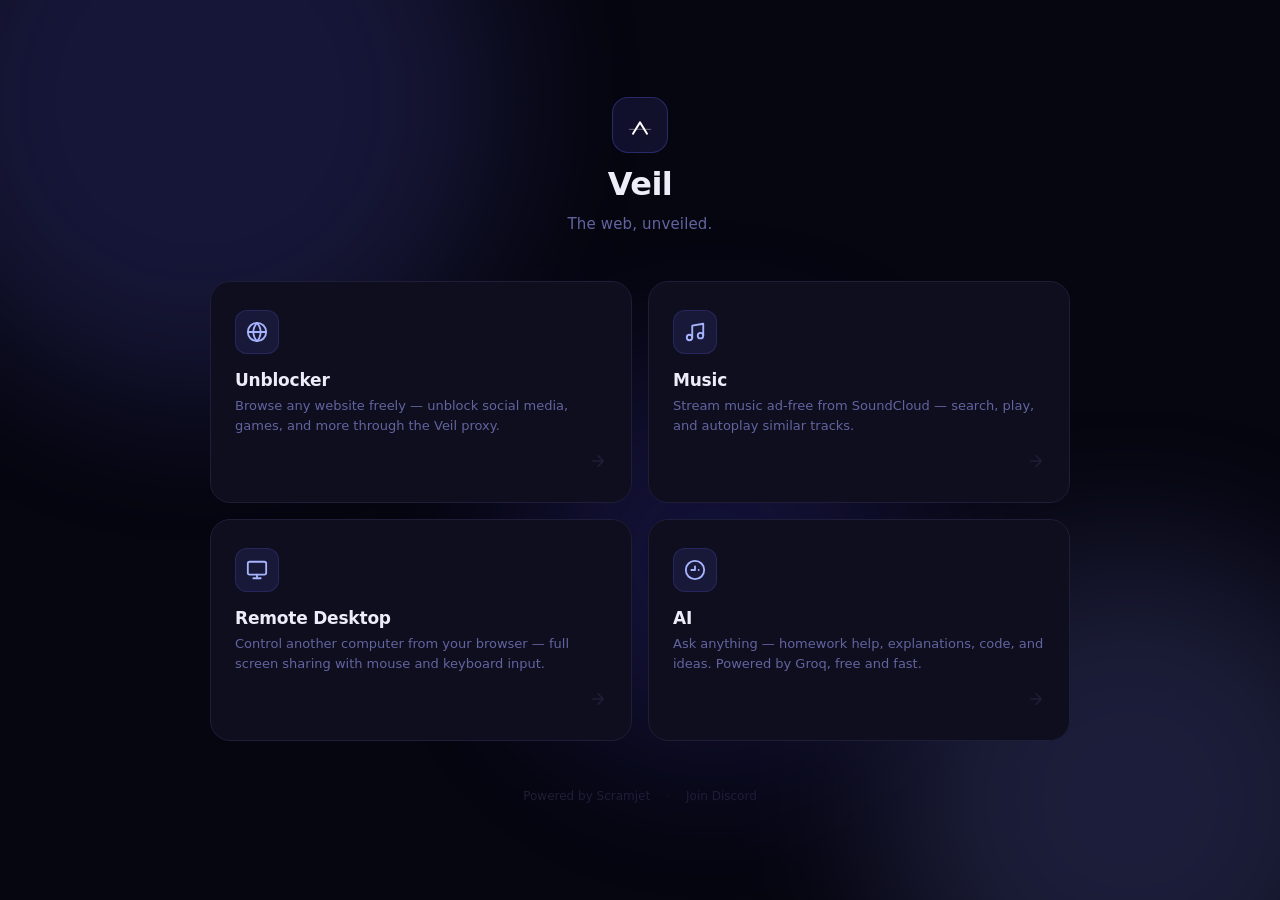
<file: index.html>
<!DOCTYPE html>
<html lang="en">
<head>
  <meta charset="UTF-8">
  <meta name="viewport" content="width=device-width, initial-scale=1.0">
  <title>Veil</title>
  <link rel="icon" id="favicon" href="data:image/svg+xml,%3Csvg xmlns='http://www.w3.org/2000/svg' viewBox='0 0 32 32'%3E%3Crect width='32' height='32' rx='8' fill='%236366f1'/%3E%3Cline x1='4' y1='21' x2='28' y2='21' stroke='rgba(255,255,255,0.3)' stroke-width='1.5' stroke-linecap='round'/%3E%3Cpath d='M8 26 L16 13 L24 26' stroke='white' stroke-width='2.2' stroke-linecap='round' stroke-linejoin='round'/%3E%3C/svg%3E" />
  <style>
    *, *::before, *::after { box-sizing: border-box; margin: 0; padding: 0; }

    :root {
      --bg:             #060610;
      --surface:        #0e0e1e;
      --surface2:       #15152a;
      --border:         #1e1e38;
      --text:           #ecedf8;
      --muted:          #6264a0;
      --accent:         #6366f1;
      --accent-light:   #818cf8;
      --accent-lighter: #a5b4fc;
    }

    html, body {
      height: 100%;
      font-family: ui-rounded, -apple-system, BlinkMacSystemFont, "Segoe UI", system-ui, sans-serif;
      background: var(--bg);
      color: var(--text);
      -webkit-font-smoothing: antialiased;
    }

    body {
      display: flex;
      flex-direction: column;
      align-items: center;
      justify-content: center;
      min-height: 100vh;
      padding: 40px 20px;
      gap: 48px;
    }

    /* ── Aurora blobs ─────────────────────────────────── */
    .aurora {
      position: fixed;
      inset: 0;
      pointer-events: none;
      z-index: 0;
      overflow: hidden;
    }
    .aurora-blob {
      position: absolute;
      border-radius: 50%;
      filter: blur(80px);
      opacity: 0.18;
      animation: drift 18s ease-in-out infinite alternate;
    }
    .b1 { width: 600px; height: 600px; background: #6366f1; top: -200px; left: -100px; animation-duration: 20s; }
    .b2 { width: 500px; height: 500px; background: #818cf8; bottom: -150px; right: -100px; animation-duration: 26s; animation-delay: -8s; }
    .b3 { width: 400px; height: 400px; background: #4f46e5; top: 40%; left: 40%; animation-duration: 22s; animation-delay: -4s; }
    @keyframes drift { from { transform: translate(0,0) scale(1); } to { transform: translate(40px, 30px) scale(1.08); } }

    /* ── Content ──────────────────────────────────────── */
    .content { position: relative; z-index: 1; display: flex; flex-direction: column; align-items: center; gap: 48px; width: 100%; max-width: 860px; }

    /* ── Logo ─────────────────────────────────────────── */
    .logo {
      display: flex;
      flex-direction: column;
      align-items: center;
      gap: 12px;
    }
    .logo-mark {
      width: 56px;
      height: 56px;
      background: rgba(99,102,241,0.12);
      border: 1px solid rgba(99,102,241,0.3);
      border-radius: 16px;
      display: flex;
      align-items: center;
      justify-content: center;
    }
    .logo-title {
      font-size: 32px;
      font-weight: 800;
      letter-spacing: -0.5px;
      color: var(--text);
    }
    .logo-sub {
      font-size: 15px;
      color: var(--muted);
      letter-spacing: 0.01em;
    }

    /* ── Cards ────────────────────────────────────────── */
    .cards {
      display: grid;
      grid-template-columns: repeat(2, 1fr);
      gap: 16px;
      width: 100%;
    }
    @media (max-width: 540px) {
      .cards { grid-template-columns: 1fr; }
    }

    .card {
      background: var(--surface);
      border: 1px solid var(--border);
      border-radius: 20px;
      padding: 28px 24px;
      text-decoration: none;
      color: var(--text);
      display: flex;
      flex-direction: column;
      gap: 16px;
      transition: border-color 0.2s, transform 0.15s, box-shadow 0.2s;
      cursor: pointer;
      position: relative;
      overflow: hidden;
    }
    .card::before {
      content: "";
      position: absolute;
      inset: 0;
      background: linear-gradient(135deg, rgba(99,102,241,0.06) 0%, transparent 60%);
      opacity: 0;
      transition: opacity 0.2s;
    }
    .card:hover {
      border-color: rgba(99,102,241,0.5);
      transform: translateY(-3px);
      box-shadow: 0 16px 40px rgba(99,102,241,0.12);
    }
    .card:hover::before { opacity: 1; }
    .card:active { transform: translateY(-1px); }

    .card-icon {
      width: 44px;
      height: 44px;
      border-radius: 12px;
      display: flex;
      align-items: center;
      justify-content: center;
      background: rgba(99,102,241,0.12);
      border: 1px solid rgba(99,102,241,0.2);
      color: var(--accent-lighter);
      flex-shrink: 0;
    }
    .card-body { flex: 1; }
    .card-title {
      font-size: 17px;
      font-weight: 700;
      color: var(--text);
      margin-bottom: 6px;
      letter-spacing: -0.2px;
    }
    .card-desc {
      font-size: 13px;
      color: var(--muted);
      line-height: 1.55;
    }
    .card-arrow {
      align-self: flex-end;
      color: var(--border);
      transition: color 0.2s, transform 0.2s;
    }
    .card:hover .card-arrow { color: var(--accent-lighter); transform: translateX(3px); }

    /* ── Footer ───────────────────────────────────────── */
    .footer {
      position: relative;
      z-index: 1;
      font-size: 12px;
      color: var(--border);
      display: flex;
      gap: 16px;
      align-items: center;
    }
    .footer a { color: var(--border); text-decoration: none; transition: color 0.15s; }
    .footer a:hover { color: var(--muted); }
    .footer-sep { opacity: 0.5; }
  </style>
</head>
<body>

<div class="aurora" aria-hidden="true">
  <div class="aurora-blob b1"></div>
  <div class="aurora-blob b2"></div>
  <div class="aurora-blob b3"></div>
</div>

<div class="content">

  <div class="logo">
    <div class="logo-mark">
      <svg width="28" height="28" viewBox="0 0 32 32" fill="none">
        <line x1="4" y1="21" x2="28" y2="21" stroke="rgba(255,255,255,0.3)" stroke-width="1.5" stroke-linecap="round"/>
        <path d="M8 26 L16 13 L24 26" stroke="white" stroke-width="2.2" stroke-linecap="round" stroke-linejoin="round"/>
      </svg>
    </div>
    <div class="logo-title">Veil</div>
    <div class="logo-sub">The web, unveiled.</div>
  </div>

  <div class="cards">

    <!-- Unblocker -->
    <a class="card" href="go.html">
      <div class="card-icon">
        <svg width="22" height="22" viewBox="0 0 24 24" fill="none" stroke="currentColor" stroke-width="2" stroke-linecap="round" stroke-linejoin="round">
          <circle cx="12" cy="12" r="10"/>
          <line x1="2" y1="12" x2="22" y2="12"/>
          <path d="M12 2a15.3 15.3 0 0 1 4 10 15.3 15.3 0 0 1-4 10 15.3 15.3 0 0 1-4-10 15.3 15.3 0 0 1 4-10z"/>
        </svg>
      </div>
      <div class="card-body">
        <div class="card-title">Unblocker</div>
        <div class="card-desc">Browse any website freely — unblock social media, games, and more through the Veil proxy.</div>
      </div>
      <div class="card-arrow">
        <svg width="18" height="18" viewBox="0 0 24 24" fill="none" stroke="currentColor" stroke-width="2" stroke-linecap="round" stroke-linejoin="round">
          <path d="M5 12h14M12 5l7 7-7 7"/>
        </svg>
      </div>
    </a>

    <!-- Music -->
    <a class="card" href="music.html">
      <div class="card-icon">
        <svg width="22" height="22" viewBox="0 0 24 24" fill="none" stroke="currentColor" stroke-width="2" stroke-linecap="round" stroke-linejoin="round">
          <path d="M9 18V5l12-2v13"/>
          <circle cx="6" cy="18" r="3"/>
          <circle cx="18" cy="16" r="3"/>
        </svg>
      </div>
      <div class="card-body">
        <div class="card-title">Music</div>
        <div class="card-desc">Stream music ad-free from SoundCloud — search, play, and autoplay similar tracks.</div>
      </div>
      <div class="card-arrow">
        <svg width="18" height="18" viewBox="0 0 24 24" fill="none" stroke="currentColor" stroke-width="2" stroke-linecap="round" stroke-linejoin="round">
          <path d="M5 12h14M12 5l7 7-7 7"/>
        </svg>
      </div>
    </a>

    <!-- Remote Desktop -->
    <a class="card" href="https://secure.brightpathlearning.website/remote" target="_blank">
      <div class="card-icon">
        <svg width="22" height="22" viewBox="0 0 24 24" fill="none" stroke="currentColor" stroke-width="2" stroke-linecap="round" stroke-linejoin="round">
          <rect x="2" y="3" width="20" height="14" rx="2"/>
          <line x1="8" y1="21" x2="16" y2="21"/>
          <line x1="12" y1="17" x2="12" y2="21"/>
        </svg>
      </div>
      <div class="card-body">
        <div class="card-title">Remote Desktop</div>
        <div class="card-desc">Control another computer from your browser — full screen sharing with mouse and keyboard input.</div>
      </div>
      <div class="card-arrow">
        <svg width="18" height="18" viewBox="0 0 24 24" fill="none" stroke="currentColor" stroke-width="2" stroke-linecap="round" stroke-linejoin="round">
          <path d="M5 12h14M12 5l7 7-7 7"/>
        </svg>
      </div>
    </a>

    <!-- AI -->
    <a class="card" href="ai.html">
      <div class="card-icon">
        <svg width="22" height="22" viewBox="0 0 24 24" fill="none" stroke="currentColor" stroke-width="2" stroke-linecap="round" stroke-linejoin="round">
          <path d="M12 2a10 10 0 0 1 10 10c0 5.52-4.48 10-10 10S2 17.52 2 12 6.48 2 12 2z"/>
          <path d="M8 12h4M12 8v4"/>
          <circle cx="16" cy="12" r="1" fill="currentColor" stroke="none"/>
        </svg>
      </div>
      <div class="card-body">
        <div class="card-title">AI</div>
        <div class="card-desc">Ask anything — homework help, explanations, code, and ideas. Powered by Groq, free and fast.</div>
      </div>
      <div class="card-arrow">
        <svg width="18" height="18" viewBox="0 0 24 24" fill="none" stroke="currentColor" stroke-width="2" stroke-linecap="round" stroke-linejoin="round">
          <path d="M5 12h14M12 5l7 7-7 7"/>
        </svg>
      </div>
    </a>

  </div>

</div>

<div class="footer">
  <span>Powered by <a href="https://github.com/MercuryWorkshop/scramjet" target="_blank" rel="noopener">Scramjet</a></span>
  <span class="footer-sep">&middot;</span>
  <a href="https://discord.gg/NScKEHkd6U" target="_blank" rel="noopener">Join Discord</a>
</div>

</body>
</html>
</file>
